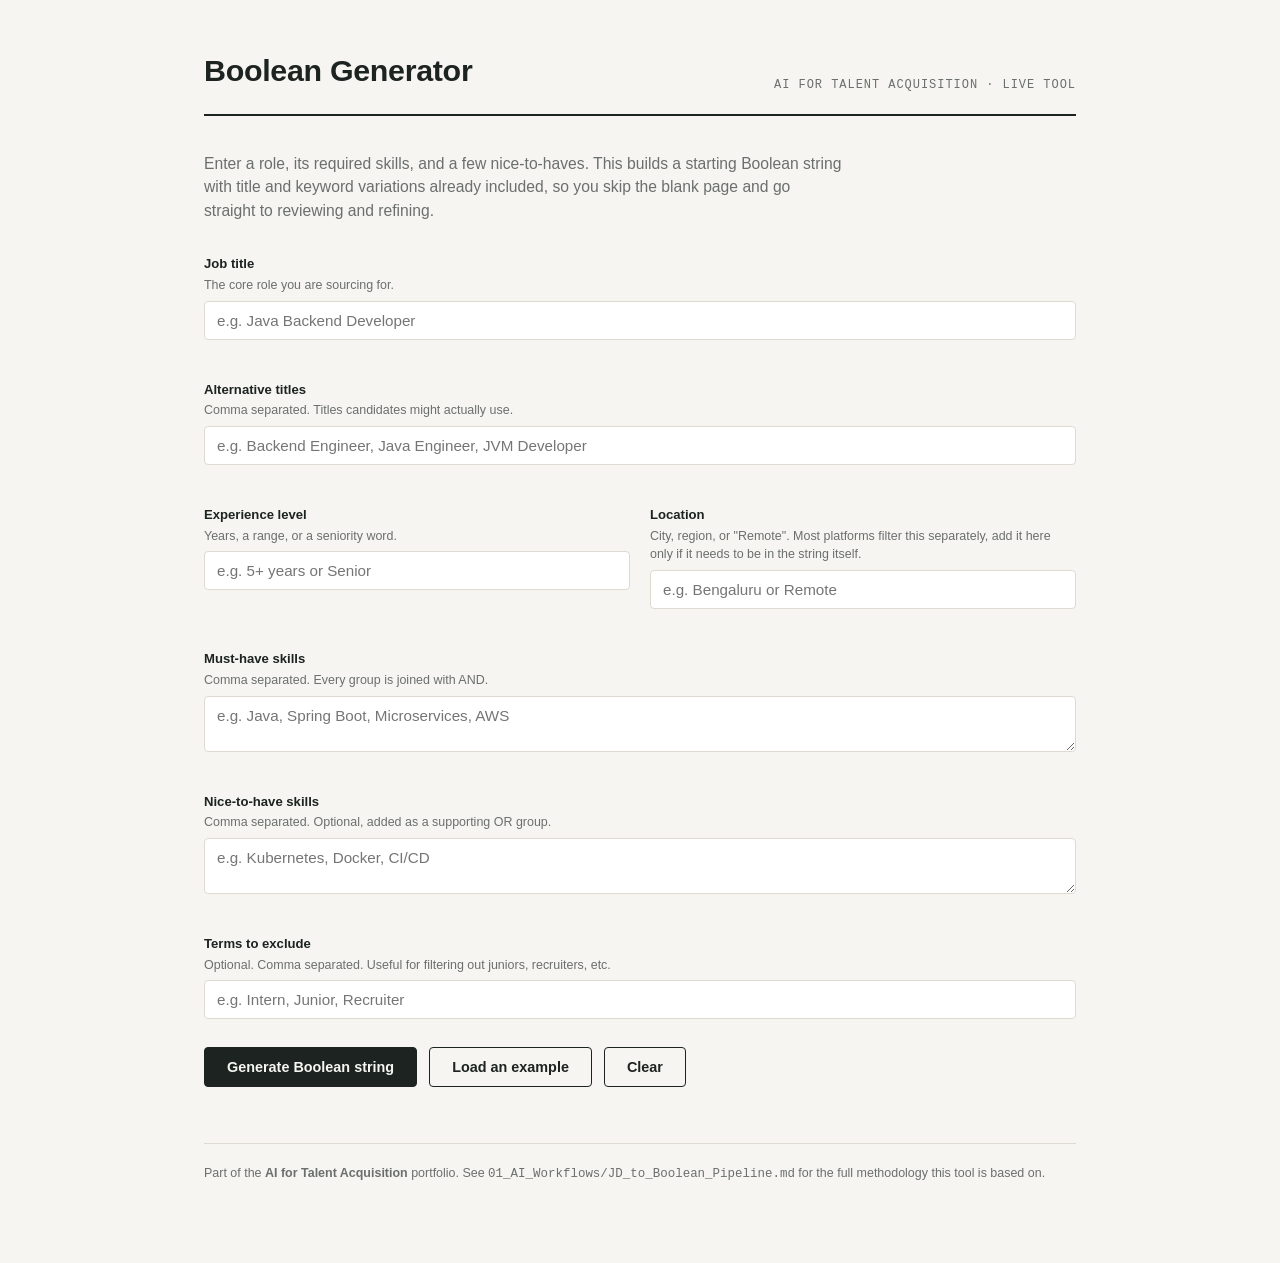
<file: 03_Live_Tools/boolean-generator/index.html>
<!DOCTYPE html>
<html lang="en">
<head>
<meta charset="UTF-8">
<meta name="viewport" content="width=device-width, initial-scale=1.0">
<title>Boolean Generator</title>
<style>
  :root{
    --ink:#1c2321;
    --paper:#f6f5f1;
    --panel:#ffffff;
    --line:#dedad2;
    --accent:#2f5d50;
    --accent-soft:#e4ede9;
    --muted:#6b6f6d;
    --mono: 'IBM Plex Mono','Courier New',monospace;
    --sans: 'IBM Plex Sans','Segoe UI',sans-serif;
  }
  *{box-sizing:border-box;}
  body{
    margin:0;
    background:var(--paper);
    color:var(--ink);
    font-family:var(--sans);
    line-height:1.5;
  }
  .wrap{
    max-width:920px;
    margin:0 auto;
    padding:48px 24px 80px;
  }
  header{
    border-bottom:2px solid var(--ink);
    padding-bottom:20px;
    margin-bottom:36px;
    display:flex;
    justify-content:space-between;
    align-items:flex-end;
    flex-wrap:wrap;
    gap:12px;
  }
  header h1{
    font-size:1.9rem;
    margin:0;
    letter-spacing:-0.01em;
  }
  header .tag{
    font-family:var(--mono);
    font-size:0.75rem;
    color:var(--muted);
    text-transform:uppercase;
    letter-spacing:0.08em;
  }
  .subtitle{
    color:var(--muted);
    font-size:0.98rem;
    max-width:640px;
    margin-bottom:32px;
  }
  .grid{
    display:grid;
    grid-template-columns:1fr 1fr;
    gap:20px;
  }
  @media (max-width:720px){
    .grid{grid-template-columns:1fr;}
  }
  .field{
    display:flex;
    flex-direction:column;
    gap:6px;
    margin-bottom:20px;
  }
  .field.full{grid-column:1/-1;}
  label{
    font-size:0.82rem;
    font-weight:600;
    color:var(--ink);
  }
  label .hint{
    font-weight:400;
    color:var(--muted);
    font-size:0.78rem;
    display:block;
    margin-top:2px;
  }
  input[type="text"], textarea{
    font-family:var(--sans);
    font-size:0.95rem;
    padding:10px 12px;
    border:1.5px solid var(--line);
    border-radius:4px;
    background:var(--panel);
    color:var(--ink);
    resize:vertical;
  }
  input[type="text"]:focus, textarea:focus{
    outline:none;
    border-color:var(--accent);
  }
  .actions{
    display:flex;
    gap:12px;
    margin:8px 0 40px;
    flex-wrap:wrap;
  }
  button{
    font-family:var(--sans);
    font-size:0.9rem;
    font-weight:600;
    padding:11px 22px;
    border-radius:4px;
    border:1.5px solid var(--ink);
    cursor:pointer;
    transition:transform 0.08s ease;
  }
  button:active{transform:translateY(1px);}
  .btn-primary{
    background:var(--ink);
    color:var(--paper);
  }
  .btn-primary:hover{background:#000;}
  .btn-secondary{
    background:transparent;
    color:var(--ink);
  }
  .btn-secondary:hover{background:var(--accent-soft);}
  .output{
    border:2px solid var(--ink);
    border-radius:6px;
    background:var(--panel);
    padding:0;
    display:none;
    overflow:hidden;
  }
  .output.visible{display:block;}
  .output-head{
    display:flex;
    justify-content:space-between;
    align-items:center;
    padding:14px 18px;
    border-bottom:1.5px solid var(--line);
    background:var(--accent-soft);
  }
  .output-head span{
    font-family:var(--mono);
    font-size:0.75rem;
    text-transform:uppercase;
    letter-spacing:0.08em;
    color:var(--accent);
    font-weight:600;
  }
  .copy-btn{
    font-size:0.78rem;
    padding:6px 14px;
    border-radius:4px;
    border:1.3px solid var(--accent);
    background:transparent;
    color:var(--accent);
  }
  .copy-btn:hover{background:var(--accent);color:#fff;}
  .copy-btn.copied{background:var(--accent);color:#fff;}
  .boolean-string{
    font-family:var(--mono);
    font-size:0.92rem;
    padding:20px;
    white-space:pre-wrap;
    word-break:break-word;
    line-height:1.7;
  }
  .boolean-string .op{
    color:var(--accent);
    font-weight:700;
  }
  .section-note{
    padding:14px 18px;
    border-top:1.5px solid var(--line);
    font-size:0.83rem;
    color:var(--muted);
  }
  .empty-msg{
    font-size:0.9rem;
    color:var(--muted);
    padding:20px 0;
    border-top:1px dashed var(--line);
    display:none;
  }
  .empty-msg.visible{display:block;}
  footer{
    margin-top:56px;
    padding-top:20px;
    border-top:1px solid var(--line);
    font-size:0.78rem;
    color:var(--muted);
  }
  footer a{color:var(--accent);}
</style>
</head>
<body>
<div class="wrap">

  <header>
    <h1>Boolean Generator</h1>
    <span class="tag">AI for Talent Acquisition &middot; Live Tool</span>
  </header>

  <p class="subtitle">
    Enter a role, its required skills, and a few nice-to-haves. This builds a starting Boolean
    string with title and keyword variations already included, so you skip the blank page and
    go straight to reviewing and refining.
  </p>

  <div class="grid">
    <div class="field full">
      <label for="role">Job title
        <span class="hint">The core role you are sourcing for.</span>
      </label>
      <input type="text" id="role" placeholder="e.g. Java Backend Developer">
    </div>

    <div class="field full">
      <label for="altTitles">Alternative titles
        <span class="hint">Comma separated. Titles candidates might actually use.</span>
      </label>
      <input type="text" id="altTitles" placeholder="e.g. Backend Engineer, Java Engineer, JVM Developer">
    </div>

    <div class="field">
      <label for="experience">Experience level
        <span class="hint">Years, a range, or a seniority word.</span>
      </label>
      <input type="text" id="experience" placeholder="e.g. 5+ years or Senior">
    </div>

    <div class="field">
      <label for="location">Location
        <span class="hint">City, region, or "Remote". Most platforms filter this separately, add it here only if it needs to be in the string itself.</span>
      </label>
      <input type="text" id="location" placeholder="e.g. Bengaluru or Remote">
    </div>

    <div class="field full">
      <label for="mustHave">Must-have skills
        <span class="hint">Comma separated. Every group is joined with AND.</span>
      </label>
      <textarea id="mustHave" rows="2" placeholder="e.g. Java, Spring Boot, Microservices, AWS"></textarea>
    </div>

    <div class="field full">
      <label for="niceToHave">Nice-to-have skills
        <span class="hint">Comma separated. Optional, added as a supporting OR group.</span>
      </label>
      <textarea id="niceToHave" rows="2" placeholder="e.g. Kubernetes, Docker, CI/CD"></textarea>
    </div>

    <div class="field full">
      <label for="exclude">Terms to exclude
        <span class="hint">Optional. Comma separated. Useful for filtering out juniors, recruiters, etc.</span>
      </label>
      <input type="text" id="exclude" placeholder="e.g. Intern, Junior, Recruiter">
    </div>
  </div>

  <div class="actions">
    <button class="btn-primary" onclick="generateBoolean()">Generate Boolean string</button>
    <button class="btn-secondary" onclick="loadExample()">Load an example</button>
    <button class="btn-secondary" onclick="clearAll()">Clear</button>
  </div>

  <div class="output" id="output">
    <div class="output-head">
      <span>Generated search</span>
      <button class="copy-btn" id="copyBtn" onclick="copyOutput()">Copy</button>
    </div>
    <div class="boolean-string" id="booleanResult"></div>
    <div class="section-note">
      This is a starting draft, not a final search. Review it against your platform's search
      limits and your actual talent market before running it live.
    </div>
  </div>

  <div class="empty-msg" id="emptyMsg">
    Add a job title and at least one must-have skill, then generate the search.
  </div>

  <footer>
    Part of the <strong>AI for Talent Acquisition</strong> portfolio. See
    <code>01_AI_Workflows/JD_to_Boolean_Pipeline.md</code> for the full methodology this tool is based on.
  </footer>
</div>

<script>
function splitList(value){
  return value.split(',')
    .map(s => s.trim())
    .filter(s => s.length > 0);
}

function orGroup(terms){
  if(terms.length === 0) return '';
  if(terms.length === 1) return quoteIfNeeded(terms[0]);
  return '(' + terms.map(quoteIfNeeded).join(' OR ') + ')';
}

function quoteIfNeeded(term){
  return term.includes(' ') ? '"' + term + '"' : term;
}

function expandExperience(value){
  const lower = value.toLowerCase();
  const yearMatch = value.match(/(\d+)\s*\+?/);

  if(yearMatch){
    const years = yearMatch[1];
    return orGroup([
      years + '+ years',
      years + ' years',
      years + ' yrs'
    ]);
  }

  const seniorityMap = {
    senior: ['Senior', 'Sr'],
    junior: ['Junior', 'Jr'],
    lead: ['Lead', 'Team Lead'],
    principal: ['Principal'],
    mid: ['Mid-level', 'Mid Level']
  };

  for(const key in seniorityMap){
    if(lower.includes(key)){
      return orGroup(seniorityMap[key]);
    }
  }

  return quoteIfNeeded(value);
}

function generateBoolean(){
  const role = document.getElementById('role').value.trim();
  const altTitles = splitList(document.getElementById('altTitles').value);
  const experience = document.getElementById('experience').value.trim();
  const location = document.getElementById('location').value.trim();
  const mustHave = splitList(document.getElementById('mustHave').value);
  const niceToHave = splitList(document.getElementById('niceToHave').value);
  const exclude = splitList(document.getElementById('exclude').value);

  const output = document.getElementById('output');
  const emptyMsg = document.getElementById('emptyMsg');

  if(!role || mustHave.length === 0){
    output.classList.remove('visible');
    emptyMsg.classList.add('visible');
    return;
  }
  emptyMsg.classList.remove('visible');

  const titleTerms = [role, ...altTitles];
  const parts = [];

  parts.push({text: orGroup(titleTerms), isGroup: true});

  mustHave.forEach(skill => {
    parts.push({text: quoteIfNeeded(skill), isGroup: false});
  });

  if(experience){
    parts.push({text: expandExperience(experience), isGroup: true});
  }

  if(niceToHave.length > 0){
    parts.push({text: orGroup(niceToHave), isGroup: true});
  }

  if(location){
    parts.push({text: quoteIfNeeded(location), isGroup: false});
  }

  let html = parts.map(p => p.text).join('\n<span class="op">AND</span>\n');

  if(exclude.length > 0){
    const notGroup = exclude.map(quoteIfNeeded).join(' OR ');
    html += '\n<span class="op">NOT</span>\n(' + notGroup + ')';
  }

  document.getElementById('booleanResult').innerHTML = html;
  output.classList.add('visible');
  document.getElementById('copyBtn').textContent = 'Copy';
  document.getElementById('copyBtn').classList.remove('copied');
}

function copyOutput(){
  const el = document.getElementById('booleanResult');
  const text = el.innerText;
  navigator.clipboard.writeText(text).then(() => {
    const btn = document.getElementById('copyBtn');
    btn.textContent = 'Copied';
    btn.classList.add('copied');
    setTimeout(() => {
      btn.textContent = 'Copy';
      btn.classList.remove('copied');
    }, 1800);
  });
}

function loadExample(){
  document.getElementById('role').value = 'Java Backend Developer';
  document.getElementById('altTitles').value = 'Backend Engineer, Java Engineer, JVM Developer';
  document.getElementById('experience').value = '5+ years';
  document.getElementById('location').value = 'Bengaluru';
  document.getElementById('mustHave').value = 'Java, Spring Boot, Microservices, AWS';
  document.getElementById('niceToHave').value = 'Kubernetes, Docker, CI/CD';
  document.getElementById('exclude').value = 'Intern, Junior, Recruiter';
  generateBoolean();
}

function clearAll(){
  ['role','altTitles','experience','location','mustHave','niceToHave','exclude'].forEach(id => {
    document.getElementById(id).value = '';
  });
  document.getElementById('output').classList.remove('visible');
  document.getElementById('emptyMsg').classList.remove('visible');
}
</script>
</body>
</html>
</file>
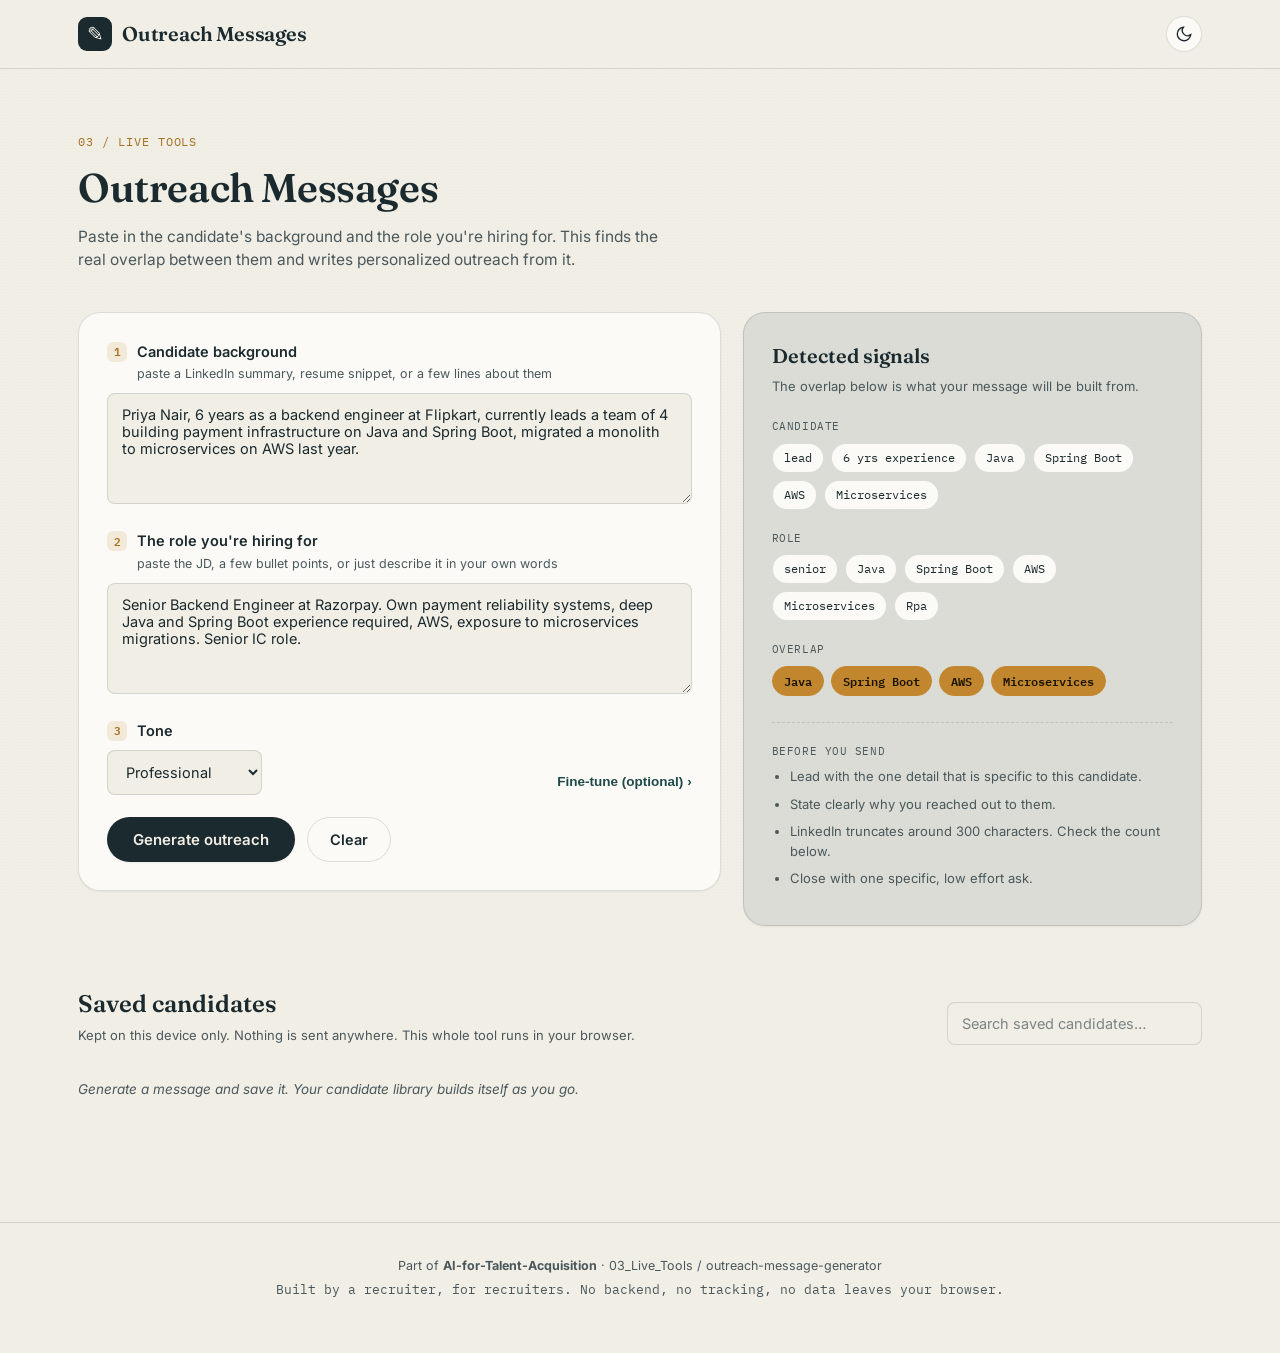
<file: 03_Live_Tools/outreach-message-generator/index.html>
<!DOCTYPE html>
<html lang="en">
<head>
<meta charset="UTF-8">
<meta name="viewport" content="width=device-width, initial-scale=1.0">
<title>Outreach Messages</title>
<meta name="description" content="Generate personalized recruiter outreach messages from a candidate's background and a role.">
<link rel="preconnect" href="https://fonts.googleapis.com">
<link rel="preconnect" href="https://fonts.gstatic.com" crossorigin>
<link href="https://fonts.googleapis.com/css2?family=Fraunces:opsz,wght@9..144,400;9..144,500;9..144,600;9..144,700&family=Inter:wght@400;500;600;700&family=IBM+Plex+Mono:wght@400;500&display=swap" rel="stylesheet">
<link rel="stylesheet" href="style.css">
</head>
<body>

<div class="noise"></div>

<header class="topbar">
  <div class="topbar-inner">
    <a href="#" class="brand">
      <span class="brand-mark">✎</span>
      <span class="brand-text">Outreach Messages</span>
    </a>
    <div class="topbar-meta">
      <button id="themeToggle" class="icon-btn" aria-label="Toggle dark mode" title="Toggle dark mode">
        <svg id="iconSun" width="18" height="18" viewBox="0 0 24 24" fill="none" stroke="currentColor" stroke-width="1.8"><circle cx="12" cy="12" r="4"/><path d="M12 2v2M12 20v2M4.9 4.9l1.4 1.4M17.7 17.7l1.4 1.4M2 12h2M20 12h2M4.9 19.1l1.4-1.4M17.7 6.3l1.4-1.4"/></svg>
        <svg id="iconMoon" width="18" height="18" viewBox="0 0 24 24" fill="none" stroke="currentColor" stroke-width="1.8" style="display:none"><path d="M21 12.8A9 9 0 1 1 11.2 3 7 7 0 0 0 21 12.8Z"/></svg>
      </button>
    </div>
  </div>
</header>

<main class="page">

  <section class="hero">
    <p class="eyebrow">03 / Live Tools</p>
    <h1 class="hero-title">Outreach Messages</h1>
    <p class="hero-sub">Paste in the candidate's background and the role you're hiring for. This finds the real overlap between them and writes personalized outreach from it.</p>
  </section>

  <section class="workspace">

    <!-- INPUT COLUMN -->
    <div class="panel input-panel">

      <div class="field-group">
        <label class="field-label" for="candidateInput">
          <span class="field-num">1</span> Candidate background
          <span class="field-hint">paste a LinkedIn summary, resume snippet, or a few lines about them</span>
        </label>
        <textarea id="candidateInput" rows="5" placeholder="e.g. Priya Nair, 6 years as a backend engineer at Flipkart, currently leads a team of 4 building payment infrastructure on Java and Spring Boot, migrated a monolith to microservices on AWS last year, active on GitHub."></textarea>
      </div>

      <div class="field-group">
        <label class="field-label" for="roleInput">
          <span class="field-num">2</span> The role you're hiring for
          <span class="field-hint">paste the JD, a few bullet points, or just describe it in your own words</span>
        </label>
        <textarea id="roleInput" rows="5" placeholder="e.g. Senior Backend Engineer at Razorpay. Own payment reliability systems, deep Java + Spring Boot, AWS, exposure to microservices migrations. Team is scaling fast, this is a senior IC role reporting to the eng lead."></textarea>
      </div>

      <div class="field-row-inline">
        <div class="field-group tight">
          <label class="field-label" for="toneSelect"><span class="field-num">3</span> Tone</label>
          <select id="toneSelect">
            <option value="professional" selected>Professional</option>
            <option value="friendly">Friendly</option>
            <option value="conversational">Conversational</option>
            <option value="formal">Formal</option>
            <option value="enthusiastic">Enthusiastic</option>
          </select>
        </div>

        <button id="advancedToggle" class="link-btn" type="button" aria-expanded="false">
          Fine-tune (optional) <span class="chevron">›</span>
        </button>
      </div>

      <div id="advancedPanel" class="advanced-panel" hidden>
        <div class="field-row">
          <div class="field-group tight">
            <label class="field-label-sm" for="platformSelect">Platform</label>
            <select id="platformSelect">
              <option value="linkedin" selected>LinkedIn</option>
              <option value="inmail">InMail</option>
              <option value="email">Email</option>
              <option value="whatsapp">WhatsApp</option>
            </select>
          </div>
          <div class="field-group tight">
            <label class="field-label-sm" for="lengthSelect">Length</label>
            <select id="lengthSelect">
              <option value="short">Short</option>
              <option value="medium" selected>Medium</option>
              <option value="detailed">Detailed</option>
            </select>
          </div>
          <div class="field-group tight">
            <label class="field-label-sm" for="companyInput">Company name</label>
            <input type="text" id="companyInput" placeholder="auto-detected if omitted">
          </div>
          <div class="field-group tight">
            <label class="field-label-sm" for="candidateNameInput">Candidate first name</label>
            <input type="text" id="candidateNameInput" placeholder="auto-detected if omitted">
          </div>
        </div>
      </div>

      <div class="action-row">
        <button id="generateBtn" class="btn-primary">
          Generate outreach
        </button>
        <button id="clearBtn" class="btn-ghost" type="button">Clear</button>
      </div>

    </div>

    <!-- SIGNAL COLUMN -->
    <div class="panel signal-panel">
      <p class="signal-title">Detected signals</p>
      <p class="signal-sub">The overlap below is what your message will be built from.</p>

      <div class="signal-block">
        <p class="signal-label">Candidate</p>
        <div id="signalCandidate" class="chip-row empty">Add candidate background to detect skills</div>
      </div>

      <div class="signal-block">
        <p class="signal-label">Role</p>
        <div id="signalRole" class="chip-row empty">Add role details to detect requirements</div>
      </div>

      <div class="signal-block">
        <p class="signal-label">Overlap</p>
        <div id="signalOverlap" class="chip-row overlap empty">Shown once both fields are filled in</div>
      </div>

      <div class="tips">
        <p class="signal-label">Before you send</p>
        <ul>
          <li>Lead with the one detail that is specific to this candidate.</li>
          <li>State clearly why you reached out to them.</li>
          <li>LinkedIn truncates around 300 characters. Check the count below.</li>
          <li>Close with one specific, low effort ask.</li>
        </ul>
      </div>
    </div>

  </section>

  <section id="resultsSection" class="results-section" hidden>
    <div class="results-header">
      <h2>Three ways to say it</h2>
      <div class="results-actions">
        <button id="downloadAllBtn" class="btn-ghost small">Download all as .txt</button>
      </div>
    </div>
    <div id="resultsGrid" class="results-grid"></div>
  </section>

  <section class="library-section">
    <div class="library-header">
      <div>
        <h2>Saved candidates</h2>
        <p class="library-sub">Kept on this device only. Nothing is sent anywhere. This whole tool runs in your browser.</p>
      </div>
      <div class="library-search">
        <input type="text" id="librarySearch" placeholder="Search saved candidates…">
      </div>
    </div>
    <div id="libraryGrid" class="library-grid"></div>
    <p id="libraryEmpty" class="library-empty">Generate a message and save it. Your candidate library builds itself as you go.</p>
  </section>

</main>

<footer class="footer">
  <p>Part of <strong>AI-for-Talent-Acquisition</strong> · 03_Live_Tools / outreach-message-generator</p>
  <p class="footer-sub">Built by a recruiter, for recruiters. No backend, no tracking, no data leaves your browser.</p>
</footer>

<div id="toast" class="toast" role="status" aria-live="polite"></div>

<script src="script.js"></script>
</body>
</html>
</file>
<file: 03_Live_Tools/outreach-message-generator/style.css>
/* ============================================
   Outreach , design tokens
   Palette: warm paper + deep ink-navy + a single
   ochre accent (a highlighter, not a gradient).
   Display: Fraunces (editorial, a recruiter's
   annotated notebook, not a SaaS default).
   Body/UI: Inter. Data/counts: IBM Plex Mono.
   ============================================ */

:root{
  --paper: #F1EEE6;
  --paper-raised: #FBFAF6;
  --ink: #1B2A2E;
  --ink-soft: #4A585C;
  --line: rgba(27,42,46,0.14);
  --accent: #C2872E;
  --accent-strong: #A66F1F;
  --accent-tint: rgba(194,135,46,0.14);
  --teal: #1E4A4A;
  --teal-tint: rgba(30,74,74,0.10);
  --danger: #B4482E;
  --shadow-sm: 0 1px 2px rgba(27,42,46,0.06);
  --shadow-md: 0 6px 20px rgba(27,42,46,0.08);
  --shadow-lg: 0 20px 50px rgba(27,42,46,0.14);
  --radius-sm: 8px;
  --radius-md: 14px;
  --radius-lg: 22px;
  --font-display: "Fraunces", serif;
  --font-body: "Inter", -apple-system, BlinkMacSystemFont, sans-serif;
  --font-mono: "IBM Plex Mono", monospace;
}

[data-theme="dark"]{
  --paper: #10171A;
  --paper-raised: #17211F;
  --ink: #EDE7DA;
  --ink-soft: #A9B4B2;
  --line: rgba(237,231,218,0.12);
  --accent: #E0A144;
  --accent-strong: #F0B563;
  --accent-tint: rgba(224,161,68,0.14);
  --teal: #7FBFB4;
  --teal-tint: rgba(127,191,180,0.10);
  --danger: #E08066;
  --shadow-sm: 0 1px 2px rgba(0,0,0,0.3);
  --shadow-md: 0 6px 20px rgba(0,0,0,0.35);
  --shadow-lg: 0 20px 50px rgba(0,0,0,0.5);
}

*{ box-sizing: border-box; }
html{ scroll-behavior: smooth; }

body{
  margin:0;
  background: var(--paper);
  color: var(--ink);
  font-family: var(--font-body);
  line-height: 1.5;
  -webkit-font-smoothing: antialiased;
  transition: background .25s ease, color .25s ease;
}

.noise{
  position: fixed; inset:0; pointer-events:none; z-index:0;
  background-image: radial-gradient(rgba(27,42,46,0.035) 1px, transparent 1px);
  background-size: 3px 3px;
  opacity: .5;
}
[data-theme="dark"] .noise{
  background-image: radial-gradient(rgba(237,231,218,0.03) 1px, transparent 1px);
}

a{ color: inherit; }

/* ---------- Topbar ---------- */
.topbar{
  position: sticky; top:0; z-index: 10;
  background: color-mix(in srgb, var(--paper) 88%, transparent);
  backdrop-filter: blur(10px);
  border-bottom: 1px solid var(--line);
}
.topbar-inner{
  max-width: 1180px; margin: 0 auto;
  display:flex; align-items:center; justify-content: space-between;
  padding: 16px 28px;
}
.brand{ display:flex; align-items:center; gap:10px; text-decoration:none; color:var(--ink); }
.brand-mark{
  font-family: var(--font-display); font-size: 20px;
  width:34px; height:34px; display:flex; align-items:center; justify-content:center;
  background: var(--ink); color: var(--paper); border-radius: 9px;
}
.brand-text{ font-family: var(--font-display); font-size: 20px; font-weight: 600; letter-spacing: -0.01em; }
.brand-accent{ color: var(--accent); }
.topbar-meta{ display:flex; align-items:center; gap:18px; }
.topbar-label{
  font-family: var(--font-mono); font-size: 11.5px; letter-spacing: .06em;
  color: var(--ink-soft); text-transform: uppercase;
}
.icon-btn{
  width: 36px; height:36px; border-radius: 999px; border:1px solid var(--line);
  background: var(--paper-raised); color: var(--ink); cursor:pointer;
  display:flex; align-items:center; justify-content:center;
  transition: transform .15s ease, border-color .15s ease;
}
.icon-btn:hover{ border-color: var(--accent); transform: rotate(-8deg); }

/* ---------- Layout ---------- */
.page{ max-width: 1180px; margin: 0 auto; padding: 0 28px 80px; position:relative; z-index:1; }

.hero{ padding: 64px 0 40px; max-width: 760px; }
.eyebrow{
  font-family: var(--font-mono); font-size: 12px; letter-spacing: .08em; text-transform: uppercase;
  color: var(--accent-strong); margin: 0 0 14px;
}
.hero-title{
  font-family: var(--font-display); font-weight: 600; font-size: clamp(28px, 4vw, 40px);
  line-height: 1.15; letter-spacing: -0.01em; margin: 0 0 14px;
}
.hero-sub{ font-size: 15.5px; color: var(--ink-soft); max-width: 600px; margin:0; }

/* ---------- Workspace grid ---------- */
.workspace{
  display: grid; grid-template-columns: 1.4fr 1fr; gap: 22px;
  align-items: start;
}
@media (max-width: 940px){
  .workspace{ grid-template-columns: 1fr; }
}

.panel{
  background: var(--paper-raised);
  border: 1px solid var(--line);
  border-radius: var(--radius-lg);
  padding: 28px;
  box-shadow: var(--shadow-sm);
}

.field-group{ margin-bottom: 20px; }
.field-group.tight{ margin-bottom: 0; }
.field-label{
  display:flex; flex-direction: column; gap: 3px;
  font-weight: 600; font-size: 14.5px; margin-bottom: 9px;
}
.field-num{
  display:none;
}
.field-label{ position: relative; padding-left: 30px; }
.field-num{
  display:flex; position:absolute; left:0; top:1px;
  width: 20px; height: 20px; border-radius: 6px;
  background: var(--accent-tint); color: var(--accent-strong);
  font-family: var(--font-mono); font-size: 11px; font-weight: 600;
  align-items:center; justify-content:center;
}
.field-hint{ font-weight: 400; font-size: 12.5px; color: var(--ink-soft); }
.field-label-sm{
  display:block; font-size: 12px; font-weight: 600; color: var(--ink-soft);
  text-transform: uppercase; letter-spacing: .04em; margin-bottom: 6px;
}

textarea, select, input[type="text"]{
  width: 100%; font-family: var(--font-body); font-size: 14.5px; color: var(--ink);
  background: var(--paper); border: 1px solid var(--line); border-radius: var(--radius-sm);
  padding: 12px 14px; resize: vertical; transition: border-color .15s ease, box-shadow .15s ease;
}
textarea:focus, select:focus, input[type="text"]:focus{
  outline: none; border-color: var(--accent); box-shadow: 0 0 0 3px var(--accent-tint);
}
textarea::placeholder, input::placeholder{ color: var(--ink-soft); opacity:.7; }

.field-row-inline{
  display:flex; align-items:flex-end; justify-content: space-between; gap: 16px; margin-bottom: 6px;
}
.link-btn{
  background:none; border:none; cursor:pointer; color: var(--teal); font-size: 13.5px; font-weight:600;
  display:flex; align-items:center; gap:4px; padding: 6px 0; white-space:nowrap;
}
.chevron{ transition: transform .2s ease; display:inline-block; }
.link-btn[aria-expanded="true"] .chevron{ transform: rotate(90deg); }

.advanced-panel{
  margin: 14px 0 4px; padding: 16px; background: var(--teal-tint);
  border-radius: var(--radius-sm); border: 1px solid var(--line);
}
.field-row{ display:grid; grid-template-columns: repeat(4, 1fr); gap: 14px; }
@media (max-width: 640px){ .field-row{ grid-template-columns: 1fr 1fr; } }

.action-row{ display:flex; gap: 12px; margin-top: 22px; }

.btn-primary{
  font-family: var(--font-body); font-weight: 600; font-size: 15px;
  background: var(--ink); color: var(--paper); border: none; border-radius: 999px;
  padding: 13px 26px; cursor:pointer; transition: transform .15s ease, box-shadow .15s ease;
  box-shadow: var(--shadow-sm);
}
.btn-primary:hover{ transform: translateY(-1px); box-shadow: var(--shadow-md); }
.btn-primary:active{ transform: translateY(0); }
.btn-primary:disabled{ opacity:.5; cursor:not-allowed; transform:none; }

.btn-ghost{
  font-family: var(--font-body); font-weight: 600; font-size: 14.5px;
  background: transparent; color: var(--ink); border: 1px solid var(--line); border-radius: 999px;
  padding: 13px 22px; cursor:pointer; transition: border-color .15s ease, background .15s ease;
}
.btn-ghost:hover{ border-color: var(--ink-soft); background: var(--accent-tint); }
.btn-ghost.small{ padding: 9px 16px; font-size: 13px; }

/* ---------- Signal panel ---------- */
.signal-panel{ background: var(--teal-tint); border-color: var(--line); position: sticky; top: 90px; }
.signal-title{ font-family: var(--font-display); font-size: 20px; font-weight: 600; margin: 0 0 6px; }
.signal-sub{ font-size: 13px; color: var(--ink-soft); margin: 0 0 22px; }
.signal-block{ margin-bottom: 20px; }
.signal-label{
  font-family: var(--font-mono); font-size: 11px; text-transform: uppercase; letter-spacing: .05em;
  color: var(--ink-soft); margin: 0 0 8px;
}
.chip-row{ display:flex; flex-wrap: wrap; gap: 7px; }
.chip-row.empty{ font-size: 13px; color: var(--ink-soft); font-style: italic; }
.chip{
  font-family: var(--font-mono); font-size: 12px; padding: 5px 11px; border-radius: 999px;
  background: var(--paper-raised); border: 1px solid var(--line); color: var(--ink);
}
.chip-row.overlap .chip{ background: var(--accent); color: #1B1300; border-color: var(--accent); font-weight: 600; }
[data-theme="dark"] .chip-row.overlap .chip{ color: #241800; }

.tips{ margin-top: 26px; padding-top: 20px; border-top: 1px dashed var(--line); }
.tips ul{ margin: 0; padding-left: 18px; }
.tips li{ font-size: 13px; color: var(--ink-soft); margin-bottom: 8px; }
.tips em{ color: var(--ink); font-style: normal; font-weight: 600; }

/* ---------- Results ---------- */
.results-section{ margin-top: 46px; }
.results-header{ display:flex; align-items:center; justify-content: space-between; margin-bottom: 18px; flex-wrap: wrap; gap: 10px; }
.results-header h2{ font-family: var(--font-display); font-size: 26px; font-weight: 600; margin:0; }

.results-grid{ display:grid; grid-template-columns: repeat(3, 1fr); gap: 18px; }
@media (max-width: 940px){ .results-grid{ grid-template-columns: 1fr; } }

.result-card{
  background: var(--paper-raised); border: 1px solid var(--line); border-radius: var(--radius-md);
  padding: 22px; display:flex; flex-direction: column; box-shadow: var(--shadow-sm);
  animation: rise .35s ease both;
}
.result-card:nth-child(2){ animation-delay: .06s; }
.result-card:nth-child(3){ animation-delay: .12s; }
@keyframes rise{ from{ opacity:0; transform: translateY(10px); } to{ opacity:1; transform:none; } }

.result-tag{
  align-self:flex-start; font-family: var(--font-mono); font-size: 11px; text-transform: uppercase;
  letter-spacing: .05em; padding: 4px 10px; border-radius: 999px; margin-bottom: 14px;
  background: var(--accent-tint); color: var(--accent-strong); font-weight: 600;
}
.result-body{
  font-size: 14.5px; line-height: 1.6; white-space: pre-wrap; flex:1; margin-bottom: 16px;
  min-height: 120px;
}
.result-meta{
  display:flex; align-items:center; justify-content: space-between; font-family: var(--font-mono);
  font-size: 11.5px; color: var(--ink-soft); border-top: 1px solid var(--line); padding-top: 12px; margin-bottom: 12px;
}
.result-actions{ display:flex; gap:8px; }
.chip-btn{
  flex:1; font-family: var(--font-body); font-size: 13px; font-weight: 600; cursor: pointer;
  border-radius: var(--radius-sm); padding: 9px 10px; border: 1px solid var(--line);
  background: var(--paper); color: var(--ink); transition: background .15s ease;
}
.chip-btn:hover{ background: var(--accent-tint); border-color: var(--accent); }
.chip-btn.primary{ background: var(--ink); color: var(--paper); border-color: var(--ink); }
.chip-btn.primary:hover{ opacity: .9; }
.length-warn{ color: var(--danger); font-weight: 600; }

/* ---------- Library ---------- */
.library-section{ margin-top: 60px; }
.library-header{ display:flex; align-items:flex-end; justify-content: space-between; gap: 20px; flex-wrap: wrap; margin-bottom: 20px; }
.library-header h2{ font-family: var(--font-display); font-size: 24px; font-weight:600; margin: 0 0 4px; }
.library-sub{ font-size: 13px; color: var(--ink-soft); margin:0; }
.library-search input{ min-width: 240px; }
.library-grid{ display:grid; grid-template-columns: repeat(auto-fill, minmax(240px,1fr)); gap: 14px; }
.library-card{
  background: var(--paper-raised); border: 1px solid var(--line); border-radius: var(--radius-md);
  padding: 16px; position: relative;
}
.library-card h3{ font-family: var(--font-display); font-size: 16.5px; margin: 0 0 4px; padding-right: 24px; }
.library-card p{ font-size: 12.5px; color: var(--ink-soft); margin: 0 0 10px; }
.library-card .library-actions{ display:flex; gap:8px; }
.library-remove{
  position:absolute; top:14px; right:14px; background:none; border:none; cursor:pointer;
  color: var(--ink-soft); font-size: 15px; line-height:1;
}
.library-remove:hover{ color: var(--danger); }
.library-empty{ font-size: 13.5px; color: var(--ink-soft); font-style: italic; }

/* ---------- Footer / toast ---------- */
.footer{
  text-align:center; padding: 30px 20px 50px; color: var(--ink-soft); font-size: 12.5px;
  border-top: 1px solid var(--line); margin-top: 30px;
}
.footer p{ margin: 4px 0; }
.footer-sub{ font-family: var(--font-mono); }

.toast{
  position: fixed; bottom: 26px; left: 50%; transform: translateX(-50%) translateY(20px);
  background: var(--ink); color: var(--paper); padding: 12px 20px; border-radius: 999px;
  font-size: 13.5px; font-weight: 600; box-shadow: var(--shadow-lg);
  opacity:0; pointer-events:none; transition: opacity .2s ease, transform .2s ease; z-index: 50;
}
.toast.show{ opacity:1; transform: translateX(-50%) translateY(0); }

@media (prefers-reduced-motion: reduce){
  *{ animation: none !important; transition: none !important; }
}

:focus-visible{ outline: 2px solid var(--accent); outline-offset: 2px; }
</file>
